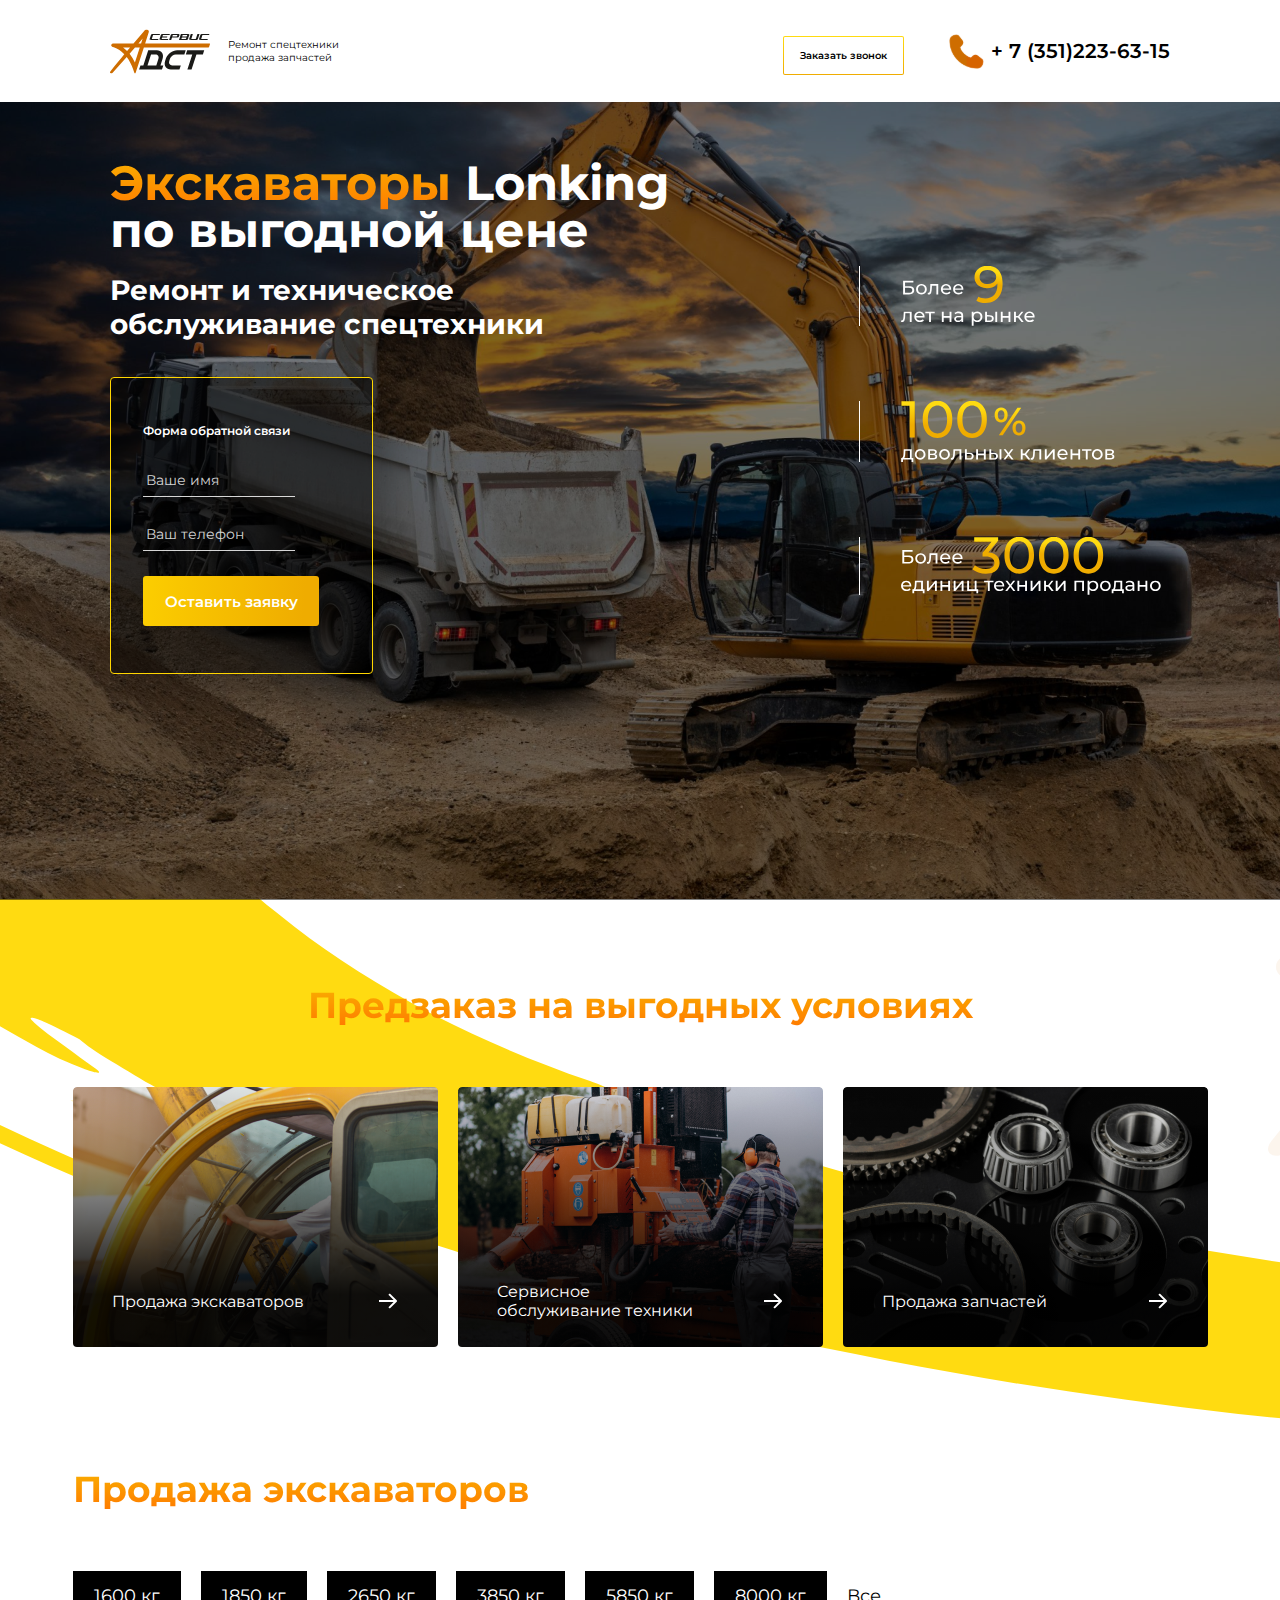
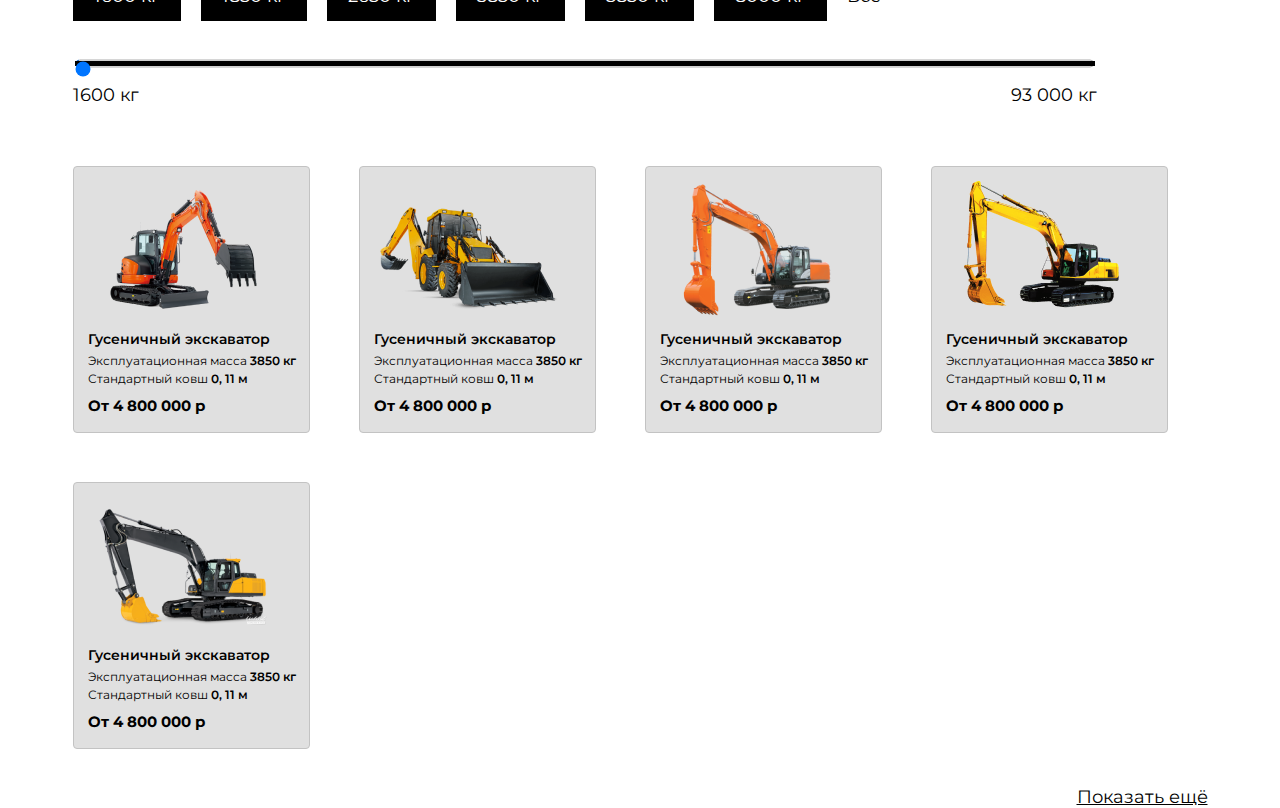
<file: index.html>
<html lang="ru">
<head>
    <meta charset="UTF-8">
    <meta http-equiv="X-UA-Compatible" content="IE=edge">
    <meta name="viewport" content="width=device-width, initial-scale=1.0">
    <meta name="format-detection" content="telephone=no">
    <meta name="format-detection" content="date=no">
    <meta name="format-detection" content="address=no">
    <meta name="format-detection" content="email=no">
    <link rel="stylesheet" href="./css/starter.css" type="text/css">
    <link rel="stylesheet" href="./css/test.css" type="text/css">
    
    <title>Test</title>
</head>
<body>
     <div class="wrapper">
        <img class="yellow-bg" src="./img/yellow-bg.svg">
        <img  class="drops" src="./img/drops.svg" alt="">
        <header class="header">
            <img class="logo" src="./img/logo.svg">
            <p class="head-title montserrat-400fw-14px-black">Ремонт спецтехники<br>продажа запчастей</p>
            <div class="phone-call">
                <button class="call-order-button montserrat-600fw-12px-black">Заказать звонок</button>
                <div class="call-icon"><img src="./img/call-icon.svg"></img><p class="montserrat-600fw-20px-black">+ 7 (351)223-63-15</p></div>
            </div>
        </header>
        <div class="main-screen">
            <div class="excavator-form">
                <h1 class="montserrat-700fw-64px-white"><span>Экскаваторы</span> Lonking<br> по выгодной цене</h1>
                <h2 class="montserrat-700fw-36px-white">Ремонт и техническое<br> обслуживание спецтехники</h2>
                <div class="message-form">
                    <form method="post">
                        <p class="montserrat-600fw-16px-white">Форма обратной связи</p>
                        <input class="montserrat-400fw-14px-white" type="text" name="name" placeholder="Ваше имя" required>
                        <input class="montserrat-400fw-14px-white" type="tel" name="phone" placeholder="Ваш телефон" pattern="+7[0-9]{10}" required>
                        <button class="submit-button montserrat-600fw-15px-white" type="submit">Оставить заявку</button>
                    </form>
                </div>
            </div>
            <div class="advantages">
                <div><img src="./img/advantage1.svg"></div>
                <div><img src="./img/advantage2.svg"></div>
                <div><img src="./img/advantage3.svg"></div>
            </div>
        </div>
        <h3 class="block-title1 center montserrat-700fw-36px-orange-gr">Предзаказ на выгодных условиях</h3>
        <div class="cards center-block">
            <div class="card">
                <div class="card-link">
                    <p class="montserrat-400fw-16px-white">Продажа экскаваторов</p>
                    <img src="./img/arrow.svg" alt="">
                </div>
            </div>
            <div class="card">
                <div class="card-link">
                    <p class="montserrat-400fw-16px-white">Сервисное обслуживание техники</p>
                    <img src="./img/arrow.svg" alt="">
                </div>
            </div>
            <div class="card">
                <div class="card-link">
                    <p class="montserrat-400fw-16px-white">Продажа запчастей</p>
                    <img src="./img/arrow.svg" alt="">
                </div>
            </div>
        </div>
        <div class="excavator-cards center-block">
            <h3 class="block-title2 montserrat-700fw-36px-orange-gr">Продажа экскаваторов</h3>
            <button class="weight montserrat-400fw-18px-white center-block">Вес<img src="./img/Arrow2.svg"></button>
            <div class="excavator-param">
                <button class="montserrat-400fw-18px-white">1600 кг</button>
                <button class="montserrat-400fw-18px-white">1850 кг</button>
                <button class="montserrat-400fw-18px-white">2650 кг</button>
                <button class="montserrat-400fw-18px-white">3850 кг</button>
                <button class="montserrat-400fw-18px-white">5850 кг</button>
                <button class="montserrat-400fw-18px-white">8000 кг</button>
                <a class="montserrat-400fw-18px-black">Все</a>
            </div>
            <div class="slider">
                <input class="range-slider" type="range" min="1600" max="93000" step="50" value="1600">
                <p class="montserrat-400fw-18px-black">1600 кг</p><p class="montserrat-400fw-18px-black">93 000 кг</p>
            </div>
            <div class="cards2">
                <div class="card2">
                    <img src="./img/car1.png" alt="">
                    <p class="card-title montserrat-600fw-14px-black">Гусеничный экскаватор</p>
                    <p class="card-info montserrat-400fw-12px-black">Эксплуатационная масса <span class="montserrat-600fw-12px-black">3850 кг</span></p>
                    <p class="card-info montserrat-400fw-12px-black">Стандартный ковш  <span class="montserrat-600fw-12px-black">0, 11 м</span></p>
                    <p class="card-price montserrat-700fw-15px-black">От 4 800 000 р</p>
                </div>
                <div class="card2">
                    <img src="./img/car2.png" alt="">
                    <p class="card-title montserrat-600fw-14px-black">Гусеничный экскаватор</p>
                    <p class="card-info montserrat-400fw-12px-black">Эксплуатационная масса <span class="montserrat-600fw-12px-black">3850 кг</span></p>
                    <p class="card-info montserrat-400fw-12px-black">Стандартный ковш  <span class="montserrat-600fw-12px-black">0, 11 м</span></p>
                    <p class="card-price montserrat-700fw-15px-black">От 4 800 000 р</p>
                </div>
                <div class="card2">
                    <img src="./img/car3.png" alt="">
                    <p class="card-title montserrat-600fw-14px-black">Гусеничный экскаватор</p>
                    <p class="card-info montserrat-400fw-12px-black">Эксплуатационная масса <span class="montserrat-600fw-12px-black">3850 кг</span></p>
                    <p class="card-info montserrat-400fw-12px-black">Стандартный ковш  <span class="montserrat-600fw-12px-black">0, 11 м</span></p>
                    <p class="card-price montserrat-700fw-15px-black">От 4 800 000 р</p>
                </div>
                <div class="card2">
                    <img src="./img/car4.png" alt="">
                    <p class="card-title montserrat-600fw-14px-black">Гусеничный экскаватор</p>
                    <p class="card-info montserrat-400fw-12px-black">Эксплуатационная масса <span class="montserrat-600fw-12px-black">3850 кг</span></p>
                    <p class="card-info montserrat-400fw-12px-black">Стандартный ковш  <span class="montserrat-600fw-12px-black">0, 11 м</span></p>
                    <p class="card-price montserrat-700fw-15px-black">От 4 800 000 р</p>
                </div>
                <div class="card2">
                    <img src="./img/car5.png" alt="">
                    <p class="card-title montserrat-600fw-14px-black">Гусеничный экскаватор</p>
                    <p class="card-info montserrat-400fw-12px-black">Эксплуатационная масса <span class="montserrat-600fw-12px-black">3850 кг</span></p>
                    <p class="card-info montserrat-400fw-12px-black">Стандартный ковш  <span class="montserrat-600fw-12px-black">0, 11 м</span></p>
                    <p class="card-price montserrat-700fw-15px-black">От 4 800 000 р</p>
                </div>
            </div>
            <a class="montserrat-400fw-18px-black show-more">Показать ещё</a>
        </div>
    </div>
</body>
</html>
</file>
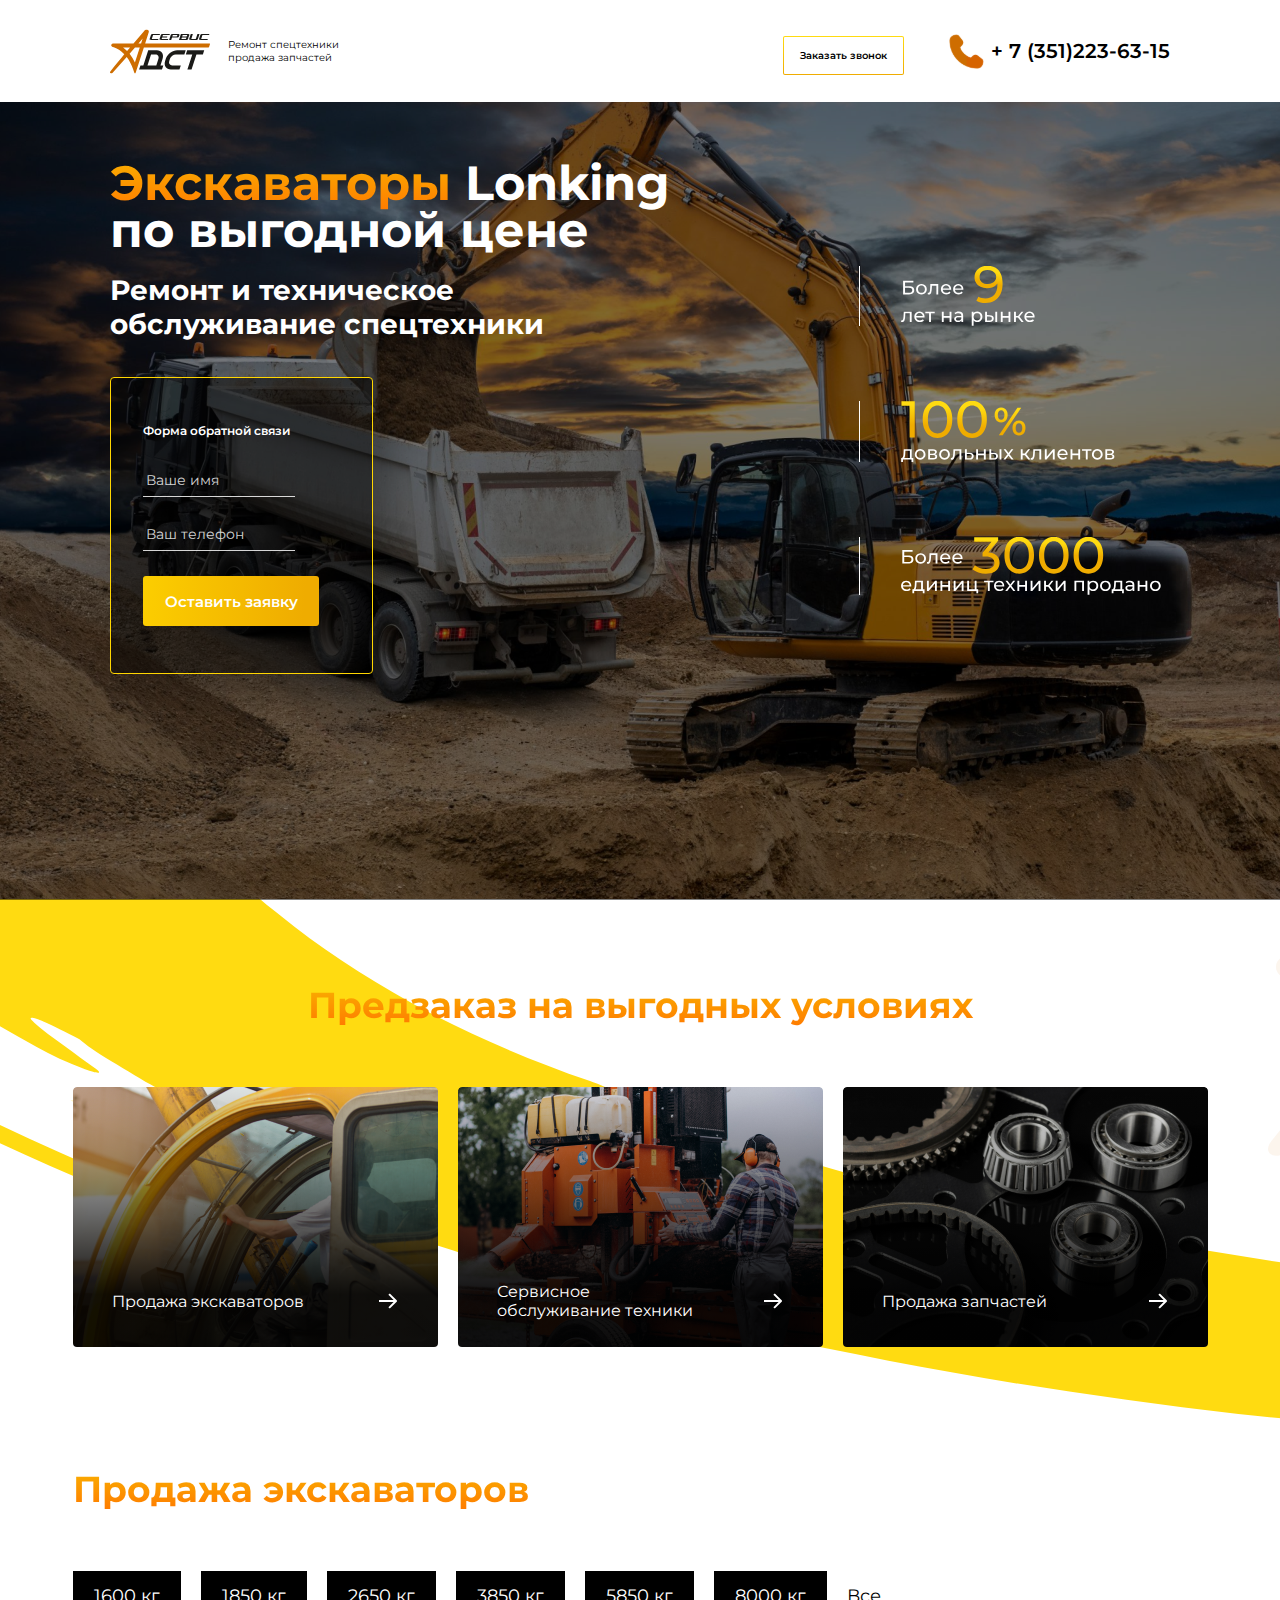
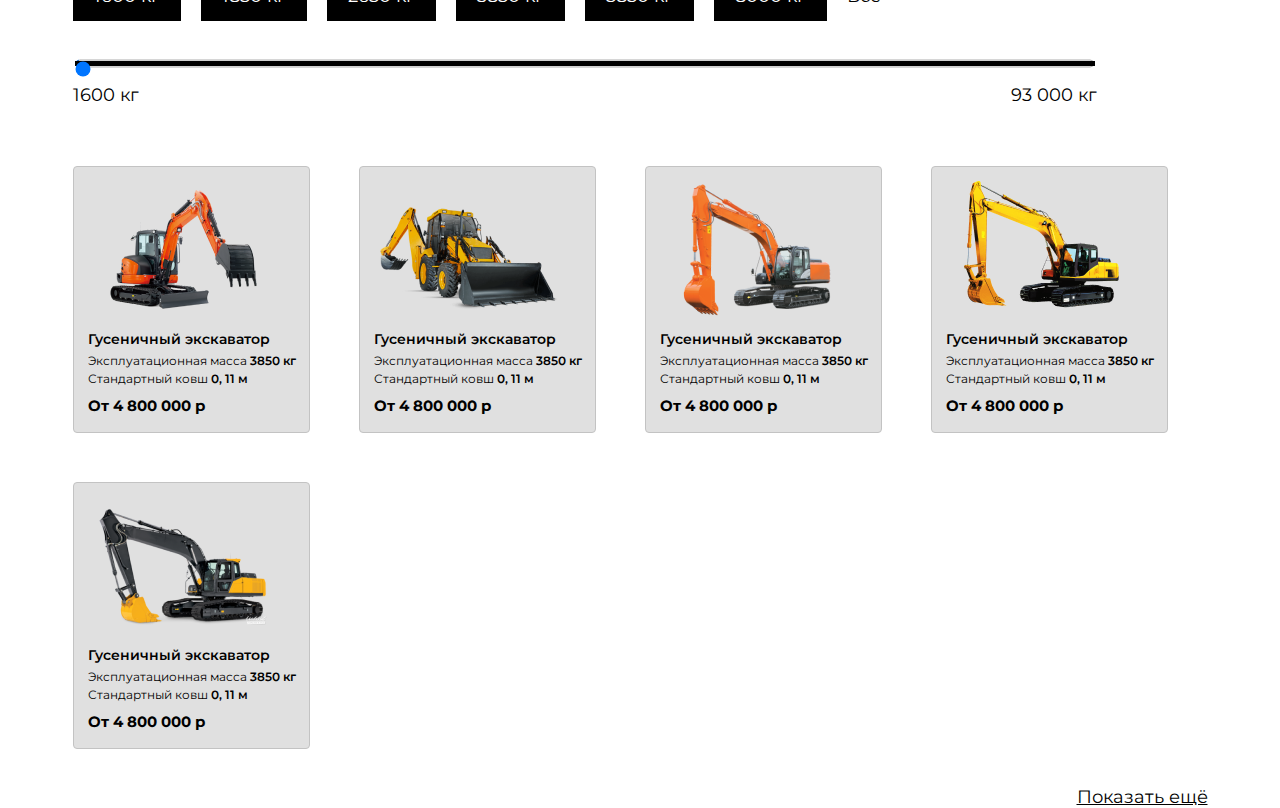
<file: test.html>
<html lang="ru">
<head>
    <meta charset="UTF-8">
    <meta http-equiv="X-UA-Compatible" content="IE=edge">
    <meta name="viewport" content="width=device-width, initial-scale=1.0">
    <meta name="format-detection" content="telephone=no">
    <meta name="format-detection" content="date=no">
    <meta name="format-detection" content="address=no">
    <meta name="format-detection" content="email=no">
    <link rel="stylesheet" href="./css/starter.css" type="text/css">
    <link rel="stylesheet" href="./css/test.css" type="text/css">
    
    <title>Test</title>
</head>
<body>
     <div class="wrapper">
        <img class="yellow-bg" src="./img/yellow-bg.svg">
        <img  class="drops" src="./img/drops.svg" alt="">
        <header class="header">
            <img class="logo" src="./img/logo.svg">
            <p class="head-title montserrat-400fw-14px-black">Ремонт спецтехники<br>продажа запчастей</p>
            <div class="phone-call">
                <button class="call-order-button montserrat-600fw-12px-black">Заказать звонок</button>
                <div class="call-icon"><img src="./img/call-icon.svg"></img><p class="montserrat-600fw-20px-black">+ 7 (351)223-63-15</p></div>
            </div>
        </header>
        <div class="main-screen">
            <div class="excavator-form">
                <h1 class="montserrat-700fw-64px-white"><span>Экскаваторы</span> Lonking<br> по выгодной цене</h1>
                <h2 class="montserrat-700fw-36px-white">Ремонт и техническое<br> обслуживание спецтехники</h2>
                <div class="message-form">
                    <form method="post">
                        <p class="montserrat-600fw-16px-white">Форма обратной связи</p>
                        <input class="montserrat-400fw-14px-white" type="text" name="name" placeholder="Ваше имя" required>
                        <input class="montserrat-400fw-14px-white" type="tel" name="phone" placeholder="Ваш телефон" pattern="+7[0-9]{10}" required>
                        <button class="submit-button montserrat-600fw-15px-white" type="submit">Оставить заявку</button>
                    </form>
                </div>
            </div>
            <div class="advantages">
                <div><img src="./img/advantage1.svg"></div>
                <div><img src="./img/advantage2.svg"></div>
                <div><img src="./img/advantage3.svg"></div>
            </div>
        </div>
        <h3 class="block-title1 center montserrat-700fw-36px-orange-gr">Предзаказ на выгодных условиях</h3>
        <div class="cards center-block">
            <div class="card">
                <div class="card-link">
                    <p class="montserrat-400fw-16px-white">Продажа экскаваторов</p>
                    <img src="./img/arrow.svg" alt="">
                </div>
            </div>
            <div class="card">
                <div class="card-link">
                    <p class="montserrat-400fw-16px-white">Сервисное обслуживание техники</p>
                    <img src="./img/arrow.svg" alt="">
                </div>
            </div>
            <div class="card">
                <div class="card-link">
                    <p class="montserrat-400fw-16px-white">Продажа запчастей</p>
                    <img src="./img/arrow.svg" alt="">
                </div>
            </div>
        </div>
        <div class="excavator-cards center-block">
            <h3 class="block-title2 montserrat-700fw-36px-orange-gr">Продажа экскаваторов</h3>
            <button class="weight montserrat-400fw-18px-white center-block">Вес<img src="./img/Arrow2.svg"></button>
            <div class="excavator-param">
                <button class="montserrat-400fw-18px-white">1600 кг</button>
                <button class="montserrat-400fw-18px-white">1850 кг</button>
                <button class="montserrat-400fw-18px-white">2650 кг</button>
                <button class="montserrat-400fw-18px-white">3850 кг</button>
                <button class="montserrat-400fw-18px-white">5850 кг</button>
                <button class="montserrat-400fw-18px-white">8000 кг</button>
                <a class="montserrat-400fw-18px-black">Все</a>
            </div>
            <div class="slider">
                <input class="range-slider" type="range" min="1600" max="93000" step="50" value="1600">
                <p class="montserrat-400fw-18px-black">1600 кг</p><p class="montserrat-400fw-18px-black">93 000 кг</p>
            </div>
            <div class="cards2">
                <div class="card2">
                    <img src="./img/car1.png" alt="">
                    <p class="card-title montserrat-600fw-14px-black">Гусеничный экскаватор</p>
                    <p class="card-info montserrat-400fw-12px-black">Эксплуатационная масса <span class="montserrat-600fw-12px-black">3850 кг</span></p>
                    <p class="card-info montserrat-400fw-12px-black">Стандартный ковш  <span class="montserrat-600fw-12px-black">0, 11 м</span></p>
                    <p class="card-price montserrat-700fw-15px-black">От 4 800 000 р</p>
                </div>
                <div class="card2">
                    <img src="./img/car2.png" alt="">
                    <p class="card-title montserrat-600fw-14px-black">Гусеничный экскаватор</p>
                    <p class="card-info montserrat-400fw-12px-black">Эксплуатационная масса <span class="montserrat-600fw-12px-black">3850 кг</span></p>
                    <p class="card-info montserrat-400fw-12px-black">Стандартный ковш  <span class="montserrat-600fw-12px-black">0, 11 м</span></p>
                    <p class="card-price montserrat-700fw-15px-black">От 4 800 000 р</p>
                </div>
                <div class="card2">
                    <img src="./img/car3.png" alt="">
                    <p class="card-title montserrat-600fw-14px-black">Гусеничный экскаватор</p>
                    <p class="card-info montserrat-400fw-12px-black">Эксплуатационная масса <span class="montserrat-600fw-12px-black">3850 кг</span></p>
                    <p class="card-info montserrat-400fw-12px-black">Стандартный ковш  <span class="montserrat-600fw-12px-black">0, 11 м</span></p>
                    <p class="card-price montserrat-700fw-15px-black">От 4 800 000 р</p>
                </div>
                <div class="card2">
                    <img src="./img/car4.png" alt="">
                    <p class="card-title montserrat-600fw-14px-black">Гусеничный экскаватор</p>
                    <p class="card-info montserrat-400fw-12px-black">Эксплуатационная масса <span class="montserrat-600fw-12px-black">3850 кг</span></p>
                    <p class="card-info montserrat-400fw-12px-black">Стандартный ковш  <span class="montserrat-600fw-12px-black">0, 11 м</span></p>
                    <p class="card-price montserrat-700fw-15px-black">От 4 800 000 р</p>
                </div>
                <div class="card2">
                    <img src="./img/car5.png" alt="">
                    <p class="card-title montserrat-600fw-14px-black">Гусеничный экскаватор</p>
                    <p class="card-info montserrat-400fw-12px-black">Эксплуатационная масса <span class="montserrat-600fw-12px-black">3850 кг</span></p>
                    <p class="card-info montserrat-400fw-12px-black">Стандартный ковш  <span class="montserrat-600fw-12px-black">0, 11 м</span></p>
                    <p class="card-price montserrat-700fw-15px-black">От 4 800 000 р</p>
                </div>
            </div>
            <a class="montserrat-400fw-18px-black show-more">Показать ещё</a>
        </div>
    </div>
</body>
</html>
</file>
<file: css/starter.css>
html, body, div, span, applet, object, iframe,
h1, h2, h3, h4, h5, h6, p, blockquote, pre,
a, abbr, acronym, address, big, cite, code,
del, dfn, em, img, ins, kbd, q, s, samp,
small, strike, strong, sub, sup, tt, var,
b, u, i, center,
dl, dt, dd, ol, ul, li,
fieldset, form, label, legend,
table, caption, tbody, tfoot, thead, tr, th, td,
article, aside, canvas, details, embed,
figure, figcaption, footer, header, hgroup,
menu, nav, output, ruby, section, summary,
time, mark, audio, video {
  margin: 0;
  padding: 0;
  border: 0;
  font-size: 100%;
  font: inherit;
  vertical-align: baseline;
}
article, aside, details, figcaption, figure,
footer, header, hgroup, menu, nav, section {
  display: block;
}
body {
  line-height: 1;
}
ol, ul {
  list-style: none;
}
blockquote, q {
  quotes: none;
}
blockquote:before, blockquote:after,
q:before, q:after {
  content: '';
  content: none;
}
table {
  border-collapse: collapse;
  border-spacing: 0;
}

.clear {
  width:100%;
  clear:both;
  height:0px;
  display:block
}

.your-class:before,
.your-class:after {
    content: "";
    display: table;
}
.your-class:after {
    clear: both;
}
.your-class {
    zoom: 1; 
}

.show-on-phone {
  display:none;
}

.hide-on-phone {
  display: inline-block
}

.left {
  float: left;
  display: inline-block;
  zoom: 1;
  *display: inline
}

.right {
  float: right;
  display: inline-block;
  zoom: 1;
  *display: inline
}

@media only screen and (max-width: 767px) {
  .show-on-phone {
    display:inline-block;
  }

  .hide-on-phone {
    display: none
  }
}

@media only screen and (device-width: 768px), (device-width: 800px) {
}
</file>
<file: css/test.css>
@import url('https://fonts.googleapis.com/css2?family=Montserrat:wght@300;400;500;600;700&display=swap');

:root{
    /*Colors*/
    --black: rgba(0, 0, 0, 1);
    --white: rgba(255, 255, 255, 1);
    /*Fonts*/
    --font-montserrat: "Montserrat";
}

.montserrat-400fw-14px-black{
    color: var(--black);
    font-family: var(--font-montserrat), Arial, sans-serif;
    font-size: 14px;
    font-weight: 400;
    font-style: normal;
    line-height: normal;
}

.montserrat-600fw-12px-black{
    color: var(--black);
    font-family: var(--font-montserrat), Arial, sans-serif;
    font-size: 12px;
    font-weight: 600;
    font-style: normal;
    line-height: normal;
}

.montserrat-600fw-20px-black{
    color: var(--black);
    font-family: var(--font-montserrat), Arial, sans-serif;
    font-size: 20px;
    font-weight: 600;
    font-style: normal;
    line-height: normal;
}

.montserrat-700fw-64px-white{
    color: var(--white);
    font-family: var(--font-montserrat), Arial, sans-serif;
    font-size: 64px;
    font-weight: 700;
    font-style: normal;
    line-height: normal;
}

.montserrat-700fw-36px-white{
    color: var(--white);
    font-family: var(--font-montserrat), Arial, sans-serif;
    font-size: 36px;
    font-weight: 700;
    font-style: normal;
    line-height: normal;
}

.montserrat-600fw-16px-white{
    color: var(--white);
    font-family: var(--font-montserrat), Arial, sans-serif;
    font-size: 16px;
    font-weight: 600;
    font-style: normal;
    line-height: normal;
}

.montserrat-400fw-14px-white{
    color: var(--white);
    font-family: var(--font-montserrat), Arial, sans-serif;
    font-size: 14px;
    font-weight: 400;
    font-style: normal;
    line-height: normal;
}

.montserrat-600fw-15px-white{
    color: var(--white);
    font-family: var(--font-montserrat), Arial, sans-serif;
    font-size: 15px;
    font-weight: 600;
    font-style: normal;
    line-height: normal;
}

.montserrat-700fw-36px-orange-gr{
    background: -webkit-linear-gradient(#F9B300, #FF7A00);
    -webkit-background-clip: text;
    -webkit-text-fill-color: transparent;
    font-family: var(--font-montserrat), Arial, sans-serif;
    font-size: 36px;
    font-weight: 700;
    font-style: normal;
    line-height: normal;
}

.montserrat-400fw-16px-white{
    color: var(--white);
    font-family: var(--font-montserrat), Arial, sans-serif;
    font-size: 16px;
    font-weight: 400;
    font-style: normal;
    line-height: normal;
}

.montserrat-400fw-18px-white{
    color: var(--white);
    font-family: var(--font-montserrat), Arial, sans-serif;
    font-size: 18px;
    font-weight: 400;
    font-style: normal;
    line-height: normal;
}

.montserrat-400fw-18px-black{
    color: var(--black);
    font-family: var(--font-montserrat), Arial, sans-serif;
    font-size: 18px;
    font-weight: 400;
    font-style: normal;
    line-height: normal;
}

.montserrat-600fw-14px-black{
    color: var(--black);
    font-family: var(--font-montserrat), Arial, sans-serif;
    font-size: 14px;
    font-weight: 600;
    font-style: normal;
    line-height: normal;
}

.montserrat-400fw-12px-black{
    color: var(--black);
    font-family: var(--font-montserrat), Arial, sans-serif;
    font-size: 12px;
    font-weight: 400;
    font-style: normal;
    line-height: normal;
}

.montserrat-700fw-15px-black{
    color: var(--black);
    font-family: var(--font-montserrat), Arial, sans-serif;
    font-size: 15px;
    font-weight: 700;
    font-style: normal;
    line-height: normal;
}
   
.drops{
    position: absolute;
    top: 1407px;
    left: 1225px;
}

.yellow-bg{
    position: absolute;
    z-index: -1;
}

body{
    display: flex;
    justify-content: center;
}

.wrapper{
    position: relative;
    max-width: 1600px;
    width: 100%;
}

@media (min-width: 320px){
    .phone-call{
        flex-direction: column;
        align-items: center;
        display: flex;
        margin-left: auto;
        flex-wrap: wrap;
    }

    .call-order-button{
        margin: 8px 0 0 auto;
    }

    .call-icon{
        margin: 0;
        order: -1;
        display: flex;
        align-items: center;
    }

    .call-icon > p{
        font-size: 10px;
    }

    .call-icon img{
        width: 15px;
    }

    .phone-call button{
        height: fit-content;
        width: fit-content;
        order: 0;
        font-size: 8px !important;
        padding: 8 12;
    }

    .logo{
        height: 25px;
    }

    .head-title{
        font-size: 8px !important;
    }

    .header{
        padding: 0 14px;
    }

    .head-title{
        margin-left: 8px;
    }
}

@media (min-width: 600px){
    .phone-call{
        flex-direction: column;
        align-items: center;
        display: flex;
        margin-left: auto;
        flex-wrap: wrap;
    }

    .call-order-button{
        margin: 8px 0 0 auto;
    }

    .call-icon{
        margin: 0;
        order: -1;
        display: flex;
        align-items: center;
    }

    .call-icon > p{
        font-size: 14px;
    }

    .call-icon img{
        width: 25px;
    }

    .phone-call button{
        height: fit-content;
        width: fit-content;
        order: 0;
        font-size: 10px !important;
        padding: 12 16;
    }

    .logo{
        height: 45px;
    }

    .head-title{
        font-size: 10px !important;
        margin-left: 18px;
    }

    .header{
        padding: 0 14px;
    }
}

@media (min-width: 900px){
    .phone-call{
        flex-direction: column;
        align-items: center;
        display: flex;
        margin-left: auto;
        flex-wrap: wrap;
    }

    .call-order-button{
        margin: 8px 0 0 auto;
    }

    .call-icon{
        margin: 0;
        order: -1;
        display: flex;
        align-items: center;
    }

    .call-icon > p{
        font-size: 14px;
    }

    .call-icon img{
        width: 30px;
    }

    .phone-call button{
        height: fit-content;
        width: fit-content;
        order: 0;
        padding: 12 16;
    }

    .header{
        padding: 0 110px;
    }

    .head-title{
        margin-left: 18px;
    }

}

.header{
    display: flex;
    height: 102px;
    align-items: center;
    background-color: white;
}

.head-title{
    white-space: nowrap;
}

.call-order-button{
    width: 138px;
    height: 40px; 
    background: linear-gradient(white, white) padding-box,
                linear-gradient(to top, #EFAC00, #FFDB11) border-box;
    border-radius: 2px;
    border: 1px solid transparent;
    text-align: center;
    cursor: pointer;
}

@media (min-width: 1200px){
    .phone-call{
        flex-direction: row;
        align-items: center;
        display: flex;
        margin-left: auto;
        flex-wrap: nowrap;
    }
    
    .header{
        padding: 0 110px;
    }

    .call-icon{
        order: 0;
        display: flex;
        align-items: center;
        margin-left: 44px;
    }

    .phone-call button{
        order: -1;
        padding: 12 16;
        height: fit-content;
        width: fit-content;
    }

    .call-icon img{
        width: 37px;
    }

    .call-icon > p{
        font-size: 20px;
    }
}

.phone-call p{
    margin-left: 6px;
    white-space: nowrap;
}

@media (min-width: 320px){
    .main-screen{
        background-image: url("../img/main-screen2.png");
        background-position: 45%;
        height: 586px;
        flex-direction: column;
        padding-left: 14px;
        padding-top: 41px;
    }

    .advantages div:first-of-type{
        margin-top: 33px;
    }

    .advantages div{
        margin-left: 0;
    }

    .advantages{
        row-gap: 22px;
    }

    .excavator-form > h1.montserrat-700fw-64px-white{
        font-size: 28px !important;
    }

    .excavator-form > h2.montserrat-700fw-36px-white{
        font-size: 17px !important;
    }

    .message-form{
        margin-top: 27px;
        width: 190px;
        height: 180px; 
        padding: 16 0 0 20;
    }

    .excavator-form > h2{
        margin-top: 9px;
    }

    .message-form p.montserrat-600fw-16px-white{
        font-size: 12px;
    }

    .message-form input.montserrat-400fw-14px-white{
        height: 20px;
        width: 98px;
    }

    .message-form input:first-of-type{
        margin-top: 16px;
    }

    .message-form input:nth-of-type(2){
        margin-top: 18px;
    }

    .submit-button{
        margin-top: 20px;
        width: 130px;
        height: 37px;
    }

    .block-title1{
        margin-top: 50px;
    }
}

@media (min-width: 320px) and (max-width: 600px){
    .message-form input.montserrat-400fw-14px-white{
        font-size: 10px;
    }

    .header{
        height: 81px;
    }

    .submit-button.montserrat-600fw-15px-white{
        font-size: 11px;
    }

    .advantages div{
        padding-left: 24px !important;
    }

    .advantages img{
        max-width: 199px;
        height: 39px;
    }

    .cards{
        flex-direction: column;
        row-gap: 20px;
        margin-top: 30px;
    }

    .card{
        width: 347px;
        height: 208px;
    }

    .card-link{
        width: 290px;
        left: 30px;
        bottom: 15px;
    }

    .card-link.montserrat-400fw-16px-white{
        font-size: 14px;
    }

    .block-title1{
        font-size: 19px;
        width: 250px;
        margin-left: auto;
        margin-right: auto;
    }

    .card-link > img{
        margin-left: auto;
    }
    .yellow-bg{
        top: 120px;
        left: -550px;
        transform: scale(0.4) rotate(1804deg); 
    }
}

@media (min-width: 600px){
    .main-screen{
        background-position: 45%;
        background-image: url("../img/main-screen.png");
        flex-direction: column;
        height: 1050px;
        padding-left: 20px;
        padding-top: 58px;
    }

    .advantages div:first-of-type{
        margin-top: 55px;
    }

    .advantages div{
        margin-left: 0;
    }

    .advantages{
        row-gap: 60px;
    }

    .excavator-form > h1.montserrat-700fw-64px-white{
        font-size: 48px !important;
    }

    .excavator-form > h2.montserrat-700fw-36px-white{
        font-size: 28px !important;
    }

    .advantages img{
        max-width: 100%;
        min-width: 260px;
    }
    .message-form{
        margin-top: 36px;
        width: 263px;
        height: 297px; 
        padding: 45 0 0 32;
    }

    .excavator-form > h2{
        margin-top: 19px;
    }

    .message-form input.montserrat-400fw-14px-white{
        height: 26px;
        width: 152px;
    }

    .message-form input:first-of-type{
        margin-top: 33px;
    }

    .message-form input:nth-of-type(2){
        margin-top: 28px;
    }

    .submit-button{
        margin-top: 25px;
        width: 176px;
        height: 50px;
    }

    .cards{
        flex-direction: column;
        row-gap: 20px;
        margin-top: 30px;
    }

    .card{
        width: 365px;
        height: 260px;
    }

    .card-link{
        width: 285px;
        left: 39px;
        bottom: 26px;
    }

    .block-title1{
        margin-top: 83px;
    }

    .card-link > img{
        margin-left: auto;
    }

    .yellow-bg{
        top: 800px;
        left: -400px;
        transform: scale(0.7) rotate(1804deg); 
    }
}

@media (min-width: 900px){
    .main-screen{
        background-position: 35%;
        background-image: url("../img/main-screen.png");
        flex-direction: column;
        height: 1100px;
        padding-left: 110px;
        padding-top: 58px;
    }

    .advantages div:first-of-type{
        margin-top: 33px;
    }

    .advantages div{
        margin-left: 0;
    }

    .advantages{
        row-gap: 60px;
    }

    .advantages img{
        max-width: 100%;
        min-width: 260px;
    }
    .message-form{
        margin-top: 36px;
        width: 263px;
        height: 297px; 
        padding: 45 0 0 32;
    }

    .excavator-form > h2{
        margin-top: 19px;
    }

    .message-form input.montserrat-400fw-14px-white{
        height: 26px;
        width: 152px;
    }

    .message-form input:first-of-type{
        margin-top: 33px;
    }

    .message-form input:nth-of-type(2){
        margin-top: 28px;
    }

    .submit-button{
        margin-top: 25px;
        width: 176px;
        height: 50px;
    }

    .cards{
        flex-direction: row;
        margin-top: 60px;
    }

    .card{
        width: 285px;
        height: 203px;
    }

    .card-link{
        width: 230px;
        left: 30px;
        bottom: 15px;
    }

    .block-title1{
        margin-top: 83px;
    }
}

@media (min-width: 900px) and (max-width:1200px){
    .card-link{
        font-size: 15px;
    }
    .card-link > img{
        margin-left: auto;
    }

    .yellow-bg{
        top: 420;
        left: 0;
        transform: scale(1);
    }
}

@media (min-width: 1200px){
    .main-screen{
        flex-direction: row;
        background-position: 20%;
        background-image: url("../img/main-screen.png");
        height: 798px;
        padding-left: 110px;
        padding-top: 58px;
    }

    .advantages div:first-of-type{
        margin-top: 106px;
    }

    .advantages div{
        margin-left: auto;
    }

    .advantages{
        row-gap: 75px;
        width: 100%;
        min-width: 0;
    }

    .advantages img{
        max-width: 100%;
        min-width: 260px;
    }

    .message-form{
        margin-top: 36px;
        width: 263px;
        height: 297px; 
        padding: 45 0 0 32;
    }

    .excavator-form > h2{
        margin-top: 19px;
    }

    .message-form input.montserrat-400fw-14px-white{
        height: 26px;
        width: 152px;
    }

    .message-form input:first-of-type{
        margin-top: 33px;
    }

    .message-form input:nth-of-type(2){
        margin-top: 28px;
    }

    .submit-button{
        margin-top: 25px;
        width: 176px;
        height: 50px;
    }

    .cards{
        flex-direction: row;
        margin-top: 60px;
    }

    .card{
        width: 365px;
        height: 260px;
    }

    .card-link{
        width: 285px;
        left: 39px;
        bottom: 26px;
    }

    .block-title1{
        margin-top: 83px;
    }

    .card-link > img{
        margin-left: auto;
    }

    .yellow-bg{
        transform: none;
        top: 0;
        left: 0;
    }
}

.main-screen{
    display: flex;
    background-repeat: no-repeat;
    padding-right: 146px;
    background-size: cover;
    box-sizing: border-box;
    width: 100%;
}

.excavator-form{
    min-width: 749px;
}

.excavator-form > h1{
    line-height: 98.4%;
}

.excavator-form > h1 > span{
    background: -webkit-linear-gradient(#F9B300, #FF7A00);
    -webkit-background-clip: text;
    -webkit-text-fill-color: transparent;
}

.message-form{
    box-sizing: border-box;
    border-radius: 4px;
    border: 1px solid #FFD600;
    background: rgba(0, 0, 0, 0.49);
    box-shadow: 20px 20px 30px 0px rgba(0, 0, 0, 0.25);
}

.message-form input{
    background-color: rgba(255, 255, 255, 0);
    border: none;
    border-bottom: 1px solid rgba(255, 255, 255, 0.83);
    outline: 0;
    box-sizing: border-box;
    padding: 0 0 7 3;
}

.message-form input::placeholder{
    color: rgba(255, 255, 255, 0.83);
}

.submit-button{
    flex-shrink: 0;
    border-radius: 3px;
    background: linear-gradient(274deg, #EFAC00 8.66%, #EFAC00 8.67%, #FFD600 122.56%);
    border: none;
    cursor: pointer;
}

.advantages{
    width: 100%;
    min-width: 0;
    flex-direction: column;
    display: flex;
}

.advantages div{
    box-sizing: border-box;
    display: flex;
    height: fit-content;
    width: fit-content;
    padding-left: 41px;
    border-left: 1px solid white;
    align-items: center;
}

.center{
    text-align: center;
}

.cards{
    width: fit-content;
    display: flex;
    column-gap: 20px;
}

.card:nth-of-type(1){
    background: no-repeat center linear-gradient(0deg, rgba(0, 0, 0, 0.92) 20.19%, rgba(0, 0, 0, 0.00) 105.69%), center url("../img/card1.png");
}

.card:nth-of-type(2){
    background: no-repeat center linear-gradient(0deg, rgba(0, 0, 0, 0.92) 20.19%, rgba(0, 0, 0, 0.00) 105.69%), center url("../img/card2.png");
}

.card:nth-of-type(3){
    background: no-repeat center linear-gradient(0deg, rgba(0, 0, 0, 0.92) 20.19%, rgba(0, 0, 0, 0.00) 105.69%), center url("../img/card3.png");
}

.center-block{
    margin-left: auto;
    margin-right: auto;
}

.card{
    cursor: pointer;
    position: relative;
    box-sizing: border-box;
    flex-shrink: 0;
    border-radius: 4px;
    background-size: cover;
}

.card-link{
    position: absolute;
    display: flex;
    flex-direction: row;
    align-items: center;
    height: 40px;
}

.card-link > p{
    width: 200px;
}

.weight{
    display: none;
}

@media (min-width: 320px) and (max-width:600px){

    .weight{
        margin-top: 20px;
        justify-content: center;
        align-items: center;
        border: none;
        border-radius: 3px; 
        box-sizing: border-box;
        display: flex;
        width: 157px;
        height: 50px;
        background: black;
    }

    .weight > img{
        margin-left: 15px;
        transform: translateY(1px);
    }

    .excavator-param{
        display: none !important;
    }
    
    .slider{
        display: none !important;
    }

    .excavator-cards{
        max-width: 97%;
        min-width: 375px;
        margin-top: 50px !important;
    }

    .block-title2{
        text-align: center;
        font-size: 19px !important;
    }

    .card2{
        padding: 10 10 0 10 !important;
        box-sizing: border-box;
        width: 164px !important;
        height: 233px !important;
    }

    .card2 img{
        margin-left: auto;
        margin-right: auto;
        max-width: 100% !important;
    }

    .card-title{
        font-size: 11px !important;
        margin-top: -5px !important;
    }

    .card-info{
        font-size: 9px !important;
        margin-top: 4px !important;
    }

    .card-info + .card-info{
        margin-top: 2px !important;
    }

    .card-info > span{
        font-size: 9px !important;
    }

    .card-price{
        margin-top: 9px !important;
        font-size: 14px !important;
    }

    .cards2{
        margin-top: 30px !important;
        justify-content: center !important;
        row-gap: 19px !important;
        column-gap: 19px !important;
    }

    .show-more{
        margin-top: 22px !important;
        font-size: 12px !important;
    }

    .card2:last-child{
        display: none;
    }
}

@media (min-width:600px) and (max-width:900px){
    .excavator-param{
        display: none !important;
    }
    
    .slider{
        display: none !important;
    }

    .excavator-cards{
        max-width: 97%;
        min-width: 523px;
    }

    .block-title2{
        text-align: center;
    }

}

@media (min-width:900px){
    .excavator-cards{
        max-width: 86.31%;
        min-width: 895px;
    }

    .block-title2{
        text-align: unset;
    }

    .cards2{
        justify-content: unset;
    }
}

@media (min-width:1200px){
    .excavator-cards{
        max-width: 86.5%;
        min-width: 1135px;
    }

    .block-title2{
        text-align: unset;
    }


    .cards2{
        justify-content: unset;
    }
}
.excavator-cards{
    box-sizing: border-box;
    display: flex;
    flex-direction: column;
    margin-top: 120px;
}

.excavator-param{
    margin-top: 60px;
    display: flex;
    width: fit-content;
    column-gap: 20px;
    align-items: center;
}

.excavator-param a{
    cursor: pointer;
}

.excavator-param > button{
    box-sizing: border-box;
    padding: 14 21;
    background-color: black;
    width: fit-content;
    border: none;
    cursor: pointer;
}

.slider{
    margin-top: 28px;
    display: flex;
    flex-direction: row;
    flex-wrap: wrap;
    width: calc(100% - 111px);
}

.range-slider{
    height: 25px;
    width: 100%;
}

.range-slider::-moz-range-thumb {
    border: none;
    width: 25px;
    height: 25px;
    border-radius: 50%;
    background: -webkit-linear-gradient(189deg, #FFDB11 19.42%, #EFAC00 46.78%);
    cursor: pointer;
}

.range-slider::-webkit-slider-thumb {
    border: none;
    width: 25px;
    height: 25px;
    border-radius: 50%;
    background: -webkit-linear-gradient(189deg, #FFDB11 19.42%, #EFAC00 46.78%);
    cursor: pointer;
}

.range-slider::-moz-range-track{
    background: black;
    height: 5px;
}

.range-slider::-webkit-slider-runnable-track{
    background: black;
    height: 5px;
}

.slider p{
    margin-top: 6px;
}

.slider p+p{
    margin-left: auto;
}

.cards2{
    margin-top: 60px;
    display: flex;
    flex-direction: row;
    flex-wrap: wrap;
    row-gap: 49px;
    width: fit-content;
    column-gap: 49px;
}

.card2{
    display: flex;
    flex-direction: column;
    padding: 14 0 0 14;
    box-sizing: border-box;
    width: 237px;
    height: 267px;
    flex-shrink: 0;
    border-radius: 4px;
    border: 1px solid #C3C3C3;
    background: #E0E0E0;
    cursor: pointer;
}

.card2 img{
    justify-self: center;
    width: 190px;
    height: 137px;
}

.card-title{
    margin-top: 12px;
}

.card-info{
    margin-top: 5px;
}

.card-info+.card-info{
    margin-top: 3px;
}

.card-price{
    margin-top: 10px;
}

.show-more{
    display: block;
    margin-top: 37px;
    margin-left: auto;
    text-decoration: underline;
}
</file>
